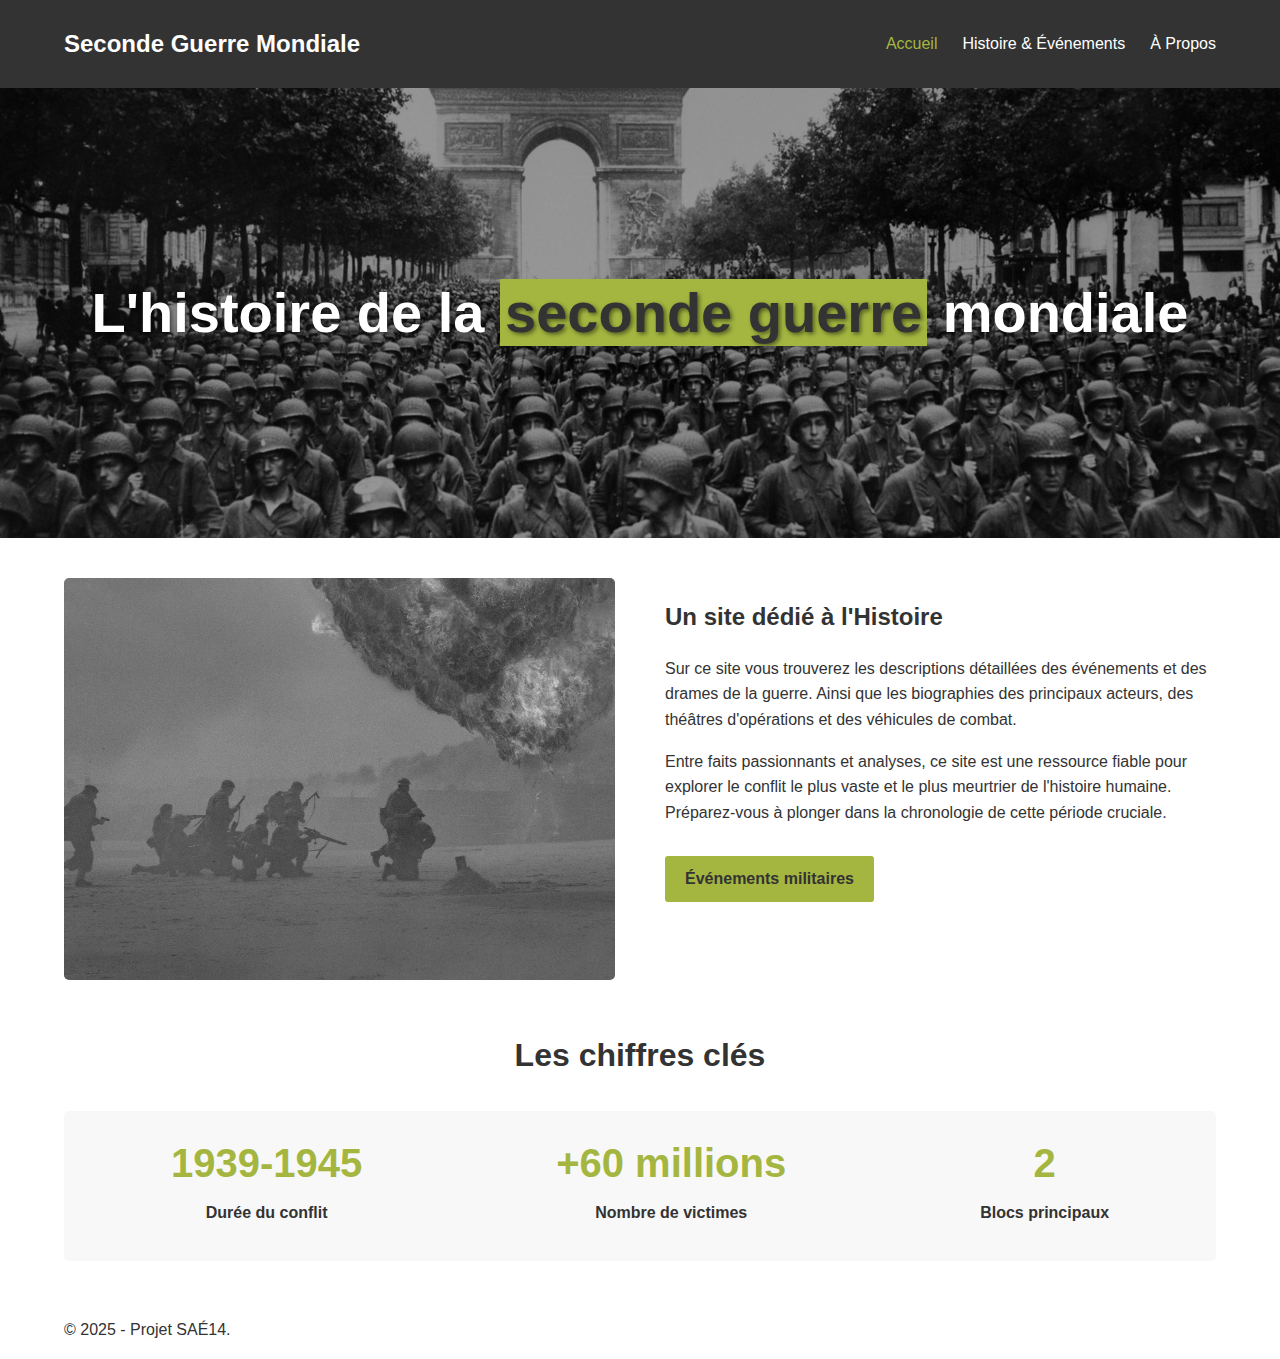
<file: code/index.html>
<!DOCTYPE html>
<html lang="fr">
<head>
    <meta charset="UTF-8">
    <meta name="viewport" content="width=device-width, initial-scale=1.0">
    <title>Accueil - L'Histoire de la Seconde Guerre Mondiale</title>
    <link rel="stylesheet" href="index.css">
    <meta name="description" content="Découvrez l'histoire de la Seconde Guerre Mondiale, les événements militaires, les véhicules et les figures clés du conflit.">
</head>
<body>
    <header class="header">
        <nav class="nav-menu container">
            <a href="index.html" class="logo">Seconde Guerre Mondiale</a>
            
            <ul>
                <li><a href="index.html" class="active">Accueil</a></li>
                <li><a href="histoire.html">Histoire & Événements</a></li>
                <li><a href="a-propos.html">À Propos</a></li>
                </ul>
        </nav>
    </header>

    <section class="hero-header">
        <div class="hero-content">
            <h1 class="animated-title">L'histoire de la <span class="highlight">seconde guerre</span> mondiale</h1>
        </div>
    </section>

    <main class="main-content container">
        
        <div class="main-grid-layout">
            
            <div class="grid-image-card">
                <img src="seconde-guerre-mondiale.jpg" alt="Plage du débarquement en Normandie" class="responsive-img">
            </div>

            <article class="grid-text-content">
                <h2>Un site dédié à l'Histoire</h2>
                <p>Sur ce site vous trouverez les descriptions détaillées des événements et des drames de la guerre. Ainsi que les biographies des principaux acteurs, des théâtres d'opérations et des véhicules de combat.</p>
                <p>Entre faits passionnants et analyses, ce site est une ressource fiable pour explorer le conflit le plus vaste et le plus meurtrier de l'histoire humaine. Préparez-vous à plonger dans la chronologie de cette période cruciale.</p>
                <a href="sujet.html" class="btn-primary">Événements militaires</a>
            </article>

        </div>
        
        <section class="facts-section">
            <h3>Les chiffres clés</h3>
            <div class="facts-flex-row">
                <div class="fact-item"><h4>1939-1945</h4><p>Durée du conflit</p></div>
                <div class="fact-item"><h4>+60 millions</h4><p>Nombre de victimes</p></div>
                <div class="fact-item"><h4>2</h4><p>Blocs principaux</p></div>
            </div>
        </section>

    </main>

    <footer class="footer">
        <div class="container">
            <p>&copy; 2025 - Projet SAÉ14. <a href="#"></a>
        </div>
    </footer>
</body>
</html>
</file>
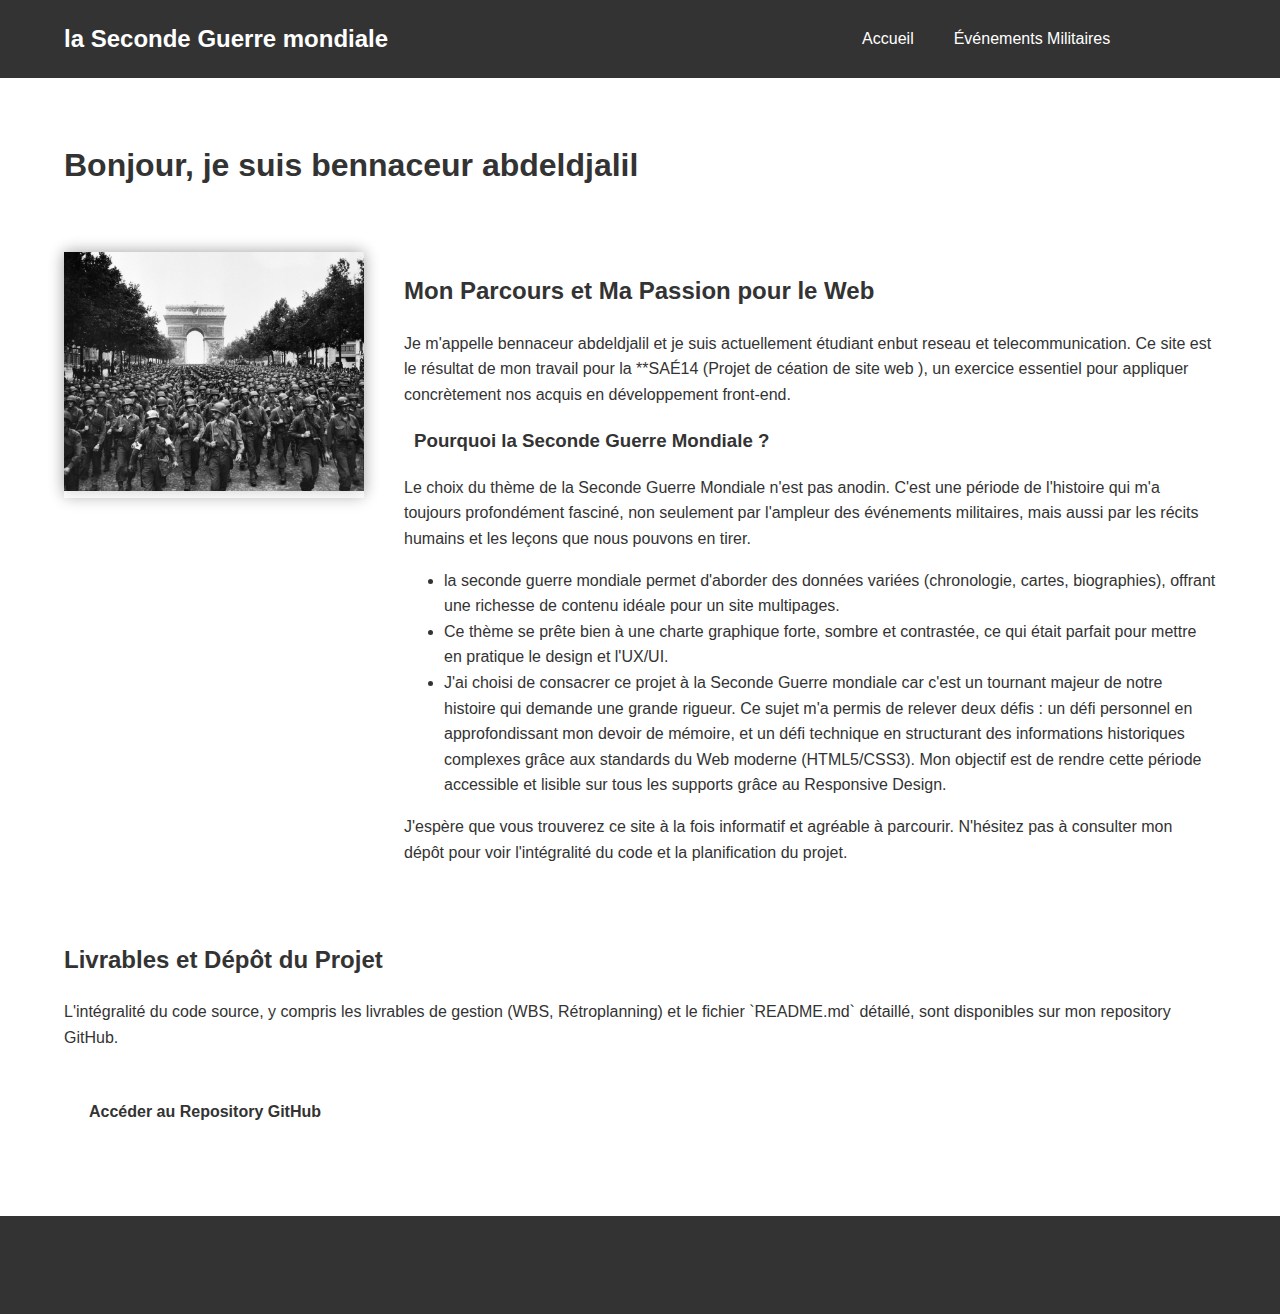
<file: a-propos.html>
<!DOCTYPE html>
<html lang="fr">
<head>
    <meta charset="UTF-8">
    <meta name="viewport" content="width=device-width, initial-scale=1.0">
    <title>À Propos de l'Auteur - Projet SAÉ14</title>
    <link rel="stylesheet" href="a-propos.css">
    <meta name="description" content="Présentation de l'auteur du site, [Votre Prénom et Nom], et des motivations derrière le choix du thème de la Seconde Guerre Mondiale.">
</head>
<body>
    <header class="header">
        <nav class="nav container">
            <a href="index.html" class="nav__logo">la Seconde Guerre mondiale</a>
            <ul class="nav__list">
                <li><a href="index.html" class="nav__link">Accueil</a></li>
                <li><a href="sujet.html" class="nav__link">Événements Militaires</a></li>
        
                <li><a href="a-propos.html" class="nav__link nav__link--active">À Propos</a></li>
            </ul>
        </nav>
    </header>

    <main class="main-content container about">
        
        <h1 class="page-title">Bonjour, je suis bennaceur abdeldjalil</h1>
        
        <section class="about__profile">
            
            <div class="profile__photo">
                <img src="gettyimages-515350396.jpg" alt="Photo de l'auteur du site web" class="profile__photo img-responsive">
            </div>

            <article class="profile__details">
                <h2>Mon Parcours et Ma Passion pour le Web</h2>
                
                <p>Je m'appelle bennaceur abdeldjalil et je suis actuellement étudiant enbut reseau et telecommunication. Ce site est le résultat de mon travail pour la **SAÉ14 (Projet de céation de site web ), un exercice essentiel pour appliquer concrètement nos acquis en développement front-end.</p>
                
                <h3>Pourquoi la Seconde Guerre Mondiale ?</h3>
                <p>Le choix du thème de la Seconde Guerre Mondiale n'est pas anodin. C'est une période de l'histoire qui m'a toujours profondément fasciné, non seulement par l'ampleur des événements militaires, mais aussi par les récits humains et les leçons que nous pouvons en tirer.</p>
                <ul>
                    <li> la seconde guerre mondiale permet d'aborder des données variées (chronologie, cartes, biographies), offrant une richesse de contenu idéale pour un site multipages.</li>
                    <li> Ce thème se prête bien à une charte graphique forte, sombre et contrastée, ce qui était parfait pour mettre en pratique le design et l'UX/UI.</li>
                    <li>J'ai choisi de consacrer ce projet à la Seconde Guerre mondiale car c'est un tournant majeur de notre histoire qui demande une grande rigueur. Ce sujet m'a permis de relever deux défis : un défi personnel en approfondissant mon devoir de mémoire, et un défi technique en structurant des informations historiques complexes grâce aux standards du Web moderne (HTML5/CSS3). Mon objectif est de rendre cette période accessible et lisible sur tous les supports grâce au Responsive Design.</li>
                </ul>

                <p>J'espère que vous trouverez ce site à la fois informatif et agréable à parcourir. N'hésitez pas à consulter mon dépôt pour voir l'intégralité du code et la planification du projet.</p>
            </article>

        </section>
        
        <section class="content-section">
            <h2>Livrables et Dépôt du Projet</h2>
            <p>L'intégralité du code source, y compris les livrables de gestion (WBS, Rétroplanning) et le fichier `README.md` détaillé, sont disponibles sur mon repository GitHub.</p>
            <a href="[INSÉRER LE LIEN VERS VOTRE REPOSITORY GITHUB]" class="btn btn--primary">Accéder au Repository GitHub</a>
        </section>

    </main>

    <footer class="footer">
        <div class="container">
            <p>&copy; 2025 - [bennaceurabdeldjalil]. Projet SAÉ14. <a href="#">Mentions Légales</a></p>
        </div>
    </footer>
</body>
</html>
</file>
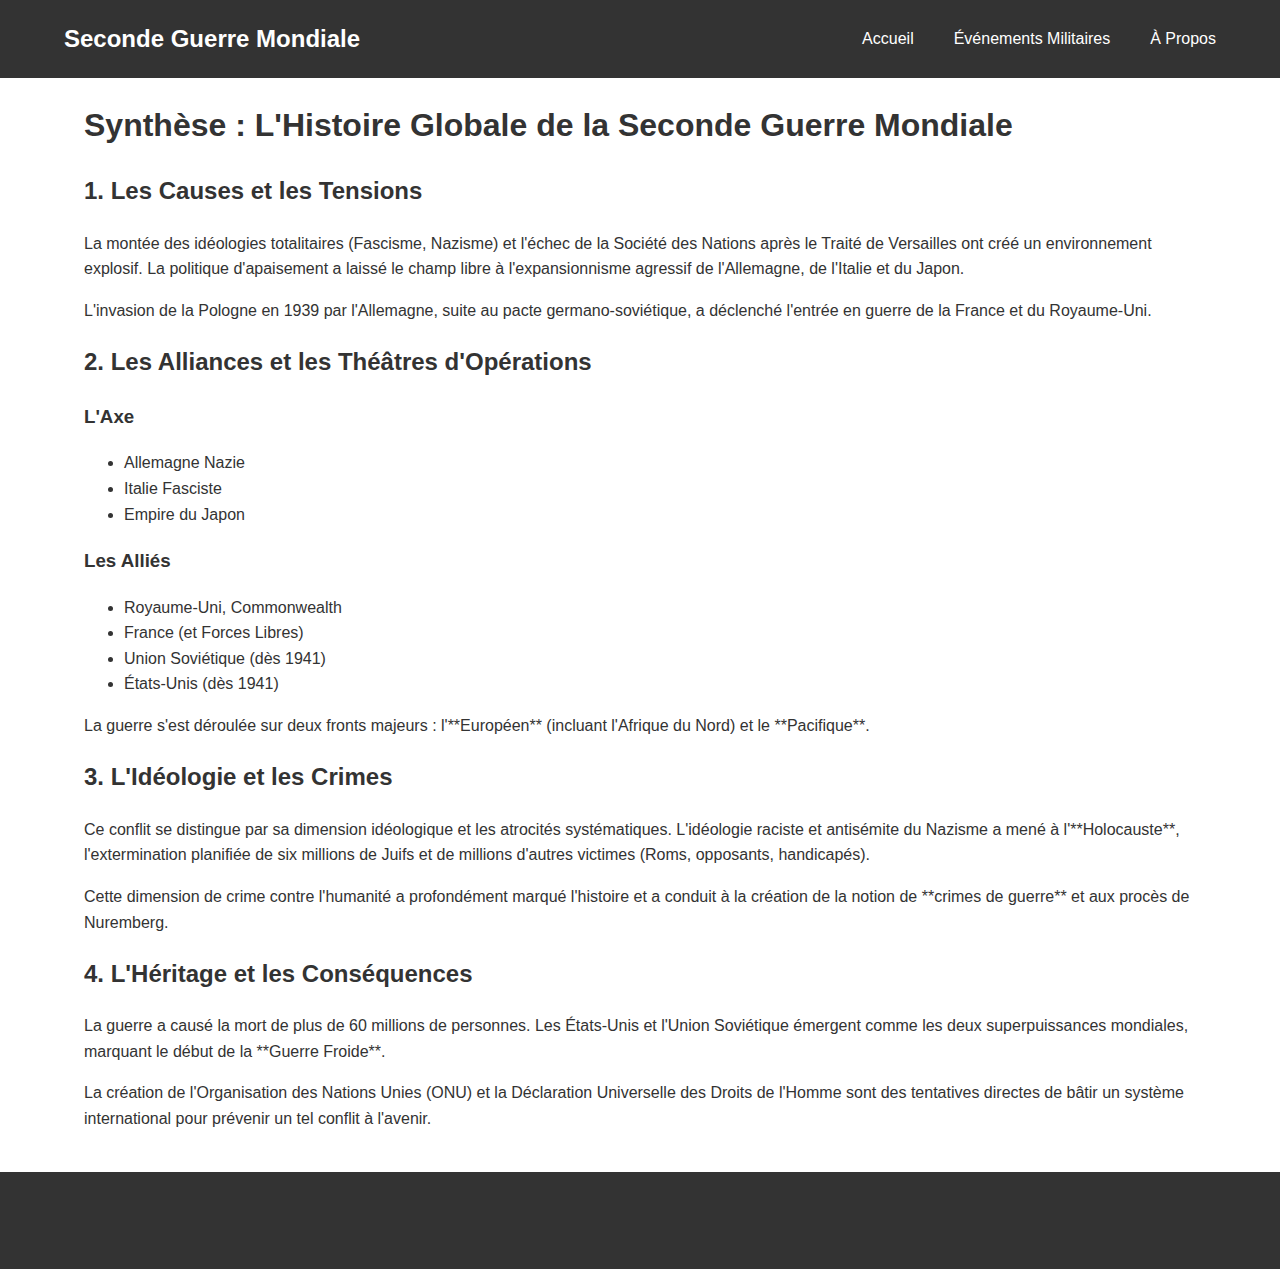
<file: histoire.html>
<!DOCTYPE html>
<html lang="fr">
<head>
    <meta charset="UTF-8">
    <meta name="viewport" content="width=device-width, initial-scale=1.0">
    <title>Synthèse Historique - Seconde Guerre Mondiale</title>
    <link rel="stylesheet" href="histoire.css">
    <meta name="description" content="Analyse structurée des causes, des alliances et de l'impact global de la Seconde Guerre Mondiale.">
</head>
<body>
    <header class="header">
        <nav class="nav container">
            <a href="index.html" class="nav__logo">Seconde Guerre Mondiale</a>
            <ul class="nav__list">
                <li><a href="index.html" class="nav__link">Accueil</a></li>
                <li><a href="histoire.html" class="nav__link">Événements Militaires</a></li>
                <li><a href="a-propos.html" class="nav__link">À Propos</a></li>
            </ul>
        </nav>
    </header>

    <main class="main-content container history-grid-page">
        
        <h1 class="page-title">Synthèse : L'Histoire Globale de la Seconde Guerre Mondiale</h1>
        
        <div class="grid-history-layout">
            
            <article class="grid-block grid-block--causes">
                <h2>1. Les Causes et les Tensions</h2>
                <p>La montée des idéologies totalitaires (Fascisme, Nazisme) et l'échec de la Société des Nations après le Traité de Versailles ont créé un environnement explosif. La politique d'apaisement a laissé le champ libre à l'expansionnisme agressif de l'Allemagne, de l'Italie et du Japon.</p>
                <p>L'invasion de la Pologne en 1939 par l'Allemagne, suite au pacte germano-soviétique, a déclenché l'entrée en guerre de la France et du Royaume-Uni.</p>
            </article>

            <article class="grid-block grid-block--alliances">
                <h2>2. Les Alliances et les Théâtres d'Opérations</h2>
                
                <div class="alliances-flex">
                    <section>
                        <h3>L'Axe</h3>
                        <ul>
                            <li>Allemagne Nazie</li>
                            <li>Italie Fasciste</li>
                            <li>Empire du Japon</li>
                        </ul>
                    </section>
                    <section>
                        <h3>Les Alliés</h3>
                        <ul>
                            <li>Royaume-Uni, Commonwealth</li>
                            <li>France (et Forces Libres)</li>
                            <li>Union Soviétique (dès 1941)</li>
                            <li>États-Unis (dès 1941)</li>
                        </ul>
                    </section>
                </div>
                <p>La guerre s'est déroulée sur deux fronts majeurs : l'**Européen** (incluant l'Afrique du Nord) et le **Pacifique**.</p>
            </article>

            <article class="grid-block grid-block--ideology">
                <h2>3. L'Idéologie et les Crimes</h2>
                <p>Ce conflit se distingue par sa dimension idéologique et les atrocités systématiques. L'idéologie raciste et antisémite du Nazisme a mené à l'**Holocauste**, l'extermination planifiée de six millions de Juifs et de millions d'autres victimes (Roms, opposants, handicapés).</p>
                <p>Cette dimension de crime contre l'humanité a profondément marqué l'histoire et a conduit à la création de la notion de **crimes de guerre** et aux procès de Nuremberg.</p>
            </article>

            <article class="grid-block grid-block--impact">
                <h2>4. L'Héritage et les Conséquences</h2>
                <p>La guerre a causé la mort de plus de 60 millions de personnes. Les États-Unis et l'Union Soviétique émergent comme les deux superpuissances mondiales, marquant le début de la **Guerre Froide**.</p>
                <p>La création de l'Organisation des Nations Unies (ONU) et la Déclaration Universelle des Droits de l'Homme sont des tentatives directes de bâtir un système international pour prévenir un tel conflit à l'avenir.</p>
            </article>
            
        </div>
    </main>

    <footer class="footer">
        <div class="container">
            <p>&copy; 2025 - Projet SAÉ14. </p>
        </div>
    </footer>
</body>
</html>
</file>
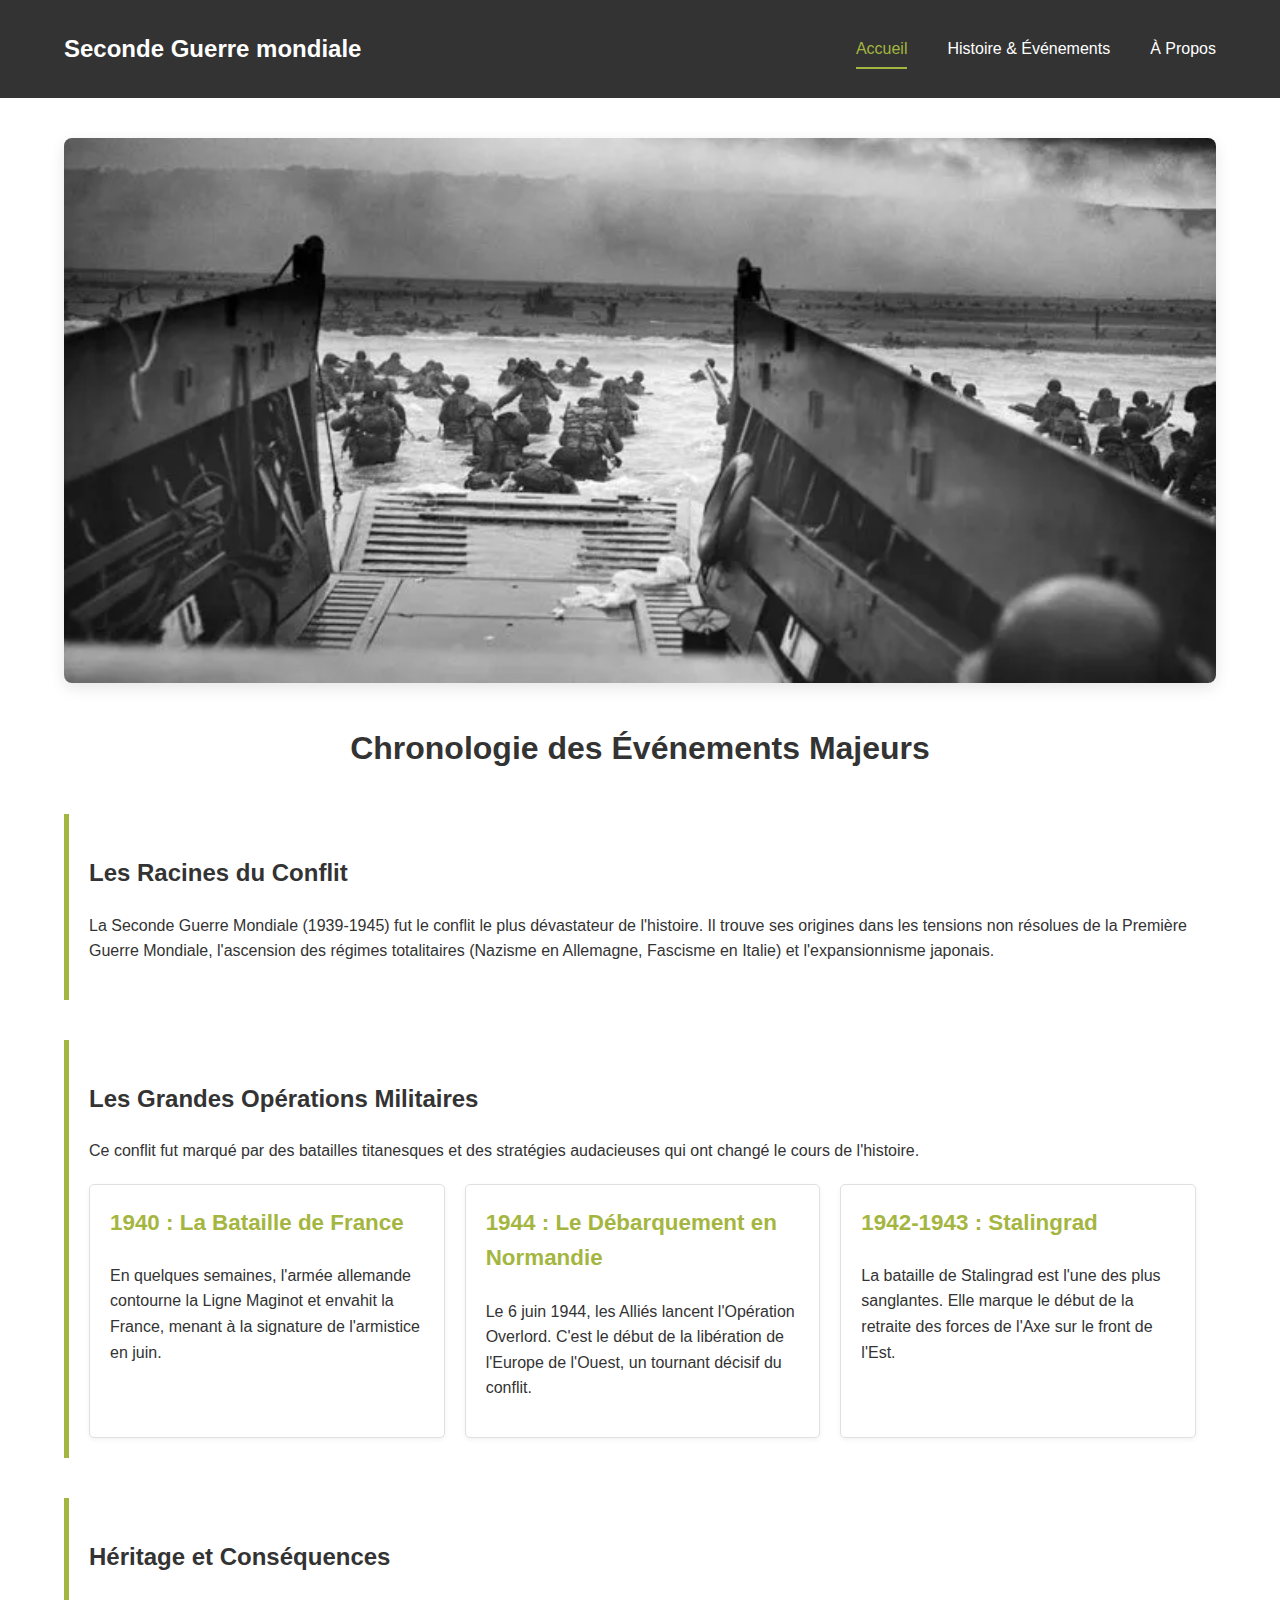
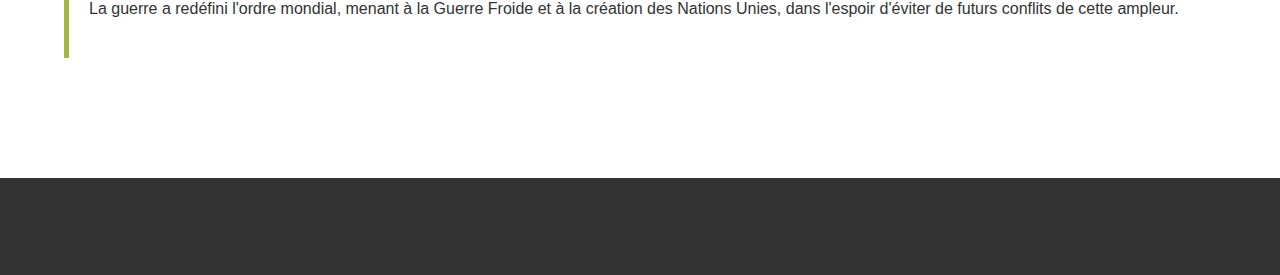
<file: sujet.html>
<!DOCTYPE html>
<html lang="fr">
<head>
    <meta charset="UTF-8">
    <meta name="viewport" content="width=device-width, initial-scale=1.0">
    <title>Histoire & Événements - Seconde Guerre Mondiale</title>
    <link rel="stylesheet" href="sujet.css">
</head>
<body>
    <header class="header">
         <nav class="nav-menu container">
            <a href="index.html" class="logo">Seconde Guerre mondiale</a>
            
            <ul>
                <li><a href="index.html" class="active">Accueil</a></li>
                <li><a href="sujet.htm">Histoire & Événements</a></li>
                <li><a href="a-propos.html">À Propos</a></li>
                </ul>
        </nav>
    </header>

    <main class="main-content container">
         <div class="grid-image-card">
                <img src="jour_j_barge1-e1441700410921.webp" alt="Plage du débarquement en Normandie" class="responsive-img">
            </div>

        
        <h1 class="page-title">Chronologie des Événements Majeurs</h1>
        
        <section class="content-section intro-sujet">
            <h2>Les Racines du Conflit</h2>
            <p>La Seconde Guerre Mondiale (1939-1945) fut le conflit le plus dévastateur de l'histoire. Il trouve ses origines dans les tensions non résolues de la Première Guerre Mondiale, l'ascension des régimes totalitaires (Nazisme en Allemagne, Fascisme en Italie) et l'expansionnisme japonais.</p>
        </section>

        <section class="content-section military-events">
            <h2>Les Grandes Opérations Militaires</h2>
            <p>Ce conflit fut marqué par des batailles titanesques et des stratégies audacieuses qui ont changé le cours de l'histoire.</p>
            
            <div class="events-flex-container">
                
                <article class="event-card">
                    <h3>1940 : La Bataille de France</h3>
                    <p>En quelques semaines, l'armée allemande contourne la Ligne Maginot et envahit la France, menant à la signature de l'armistice en juin.</p>
                </article>

                <article class="event-card highlight-link">
                    <h3>1944 : Le Débarquement en Normandie</h3>
                    <p>Le 6 juin 1944, les Alliés lancent l'Opération Overlord. C'est le début de la libération de l'Europe de l'Ouest, un tournant décisif du conflit.</p>
                    
                </article>

                <article class="event-card">
                    <h3>1942-1943 : Stalingrad</h3>
                    <p>La bataille de Stalingrad est l'une des plus sanglantes. Elle marque le début de la retraite des forces de l'Axe sur le front de l'Est.</p>
                </article>
            </div>
        </section>
        
        <section class="content-section">
            <h2>Héritage et Conséquences</h2>
            <p>La guerre a redéfini l'ordre mondial, menant à la Guerre Froide et à la création des Nations Unies, dans l'espoir d'éviter de futurs conflits de cette ampleur.</p>
        </section>

    </main>

    <footer class="footer">
        <div class="container">
            <p>&copy; 2025 - Projet SAÉ14.</p>
        </div>
    </footer>
</body>
</html>
</file>
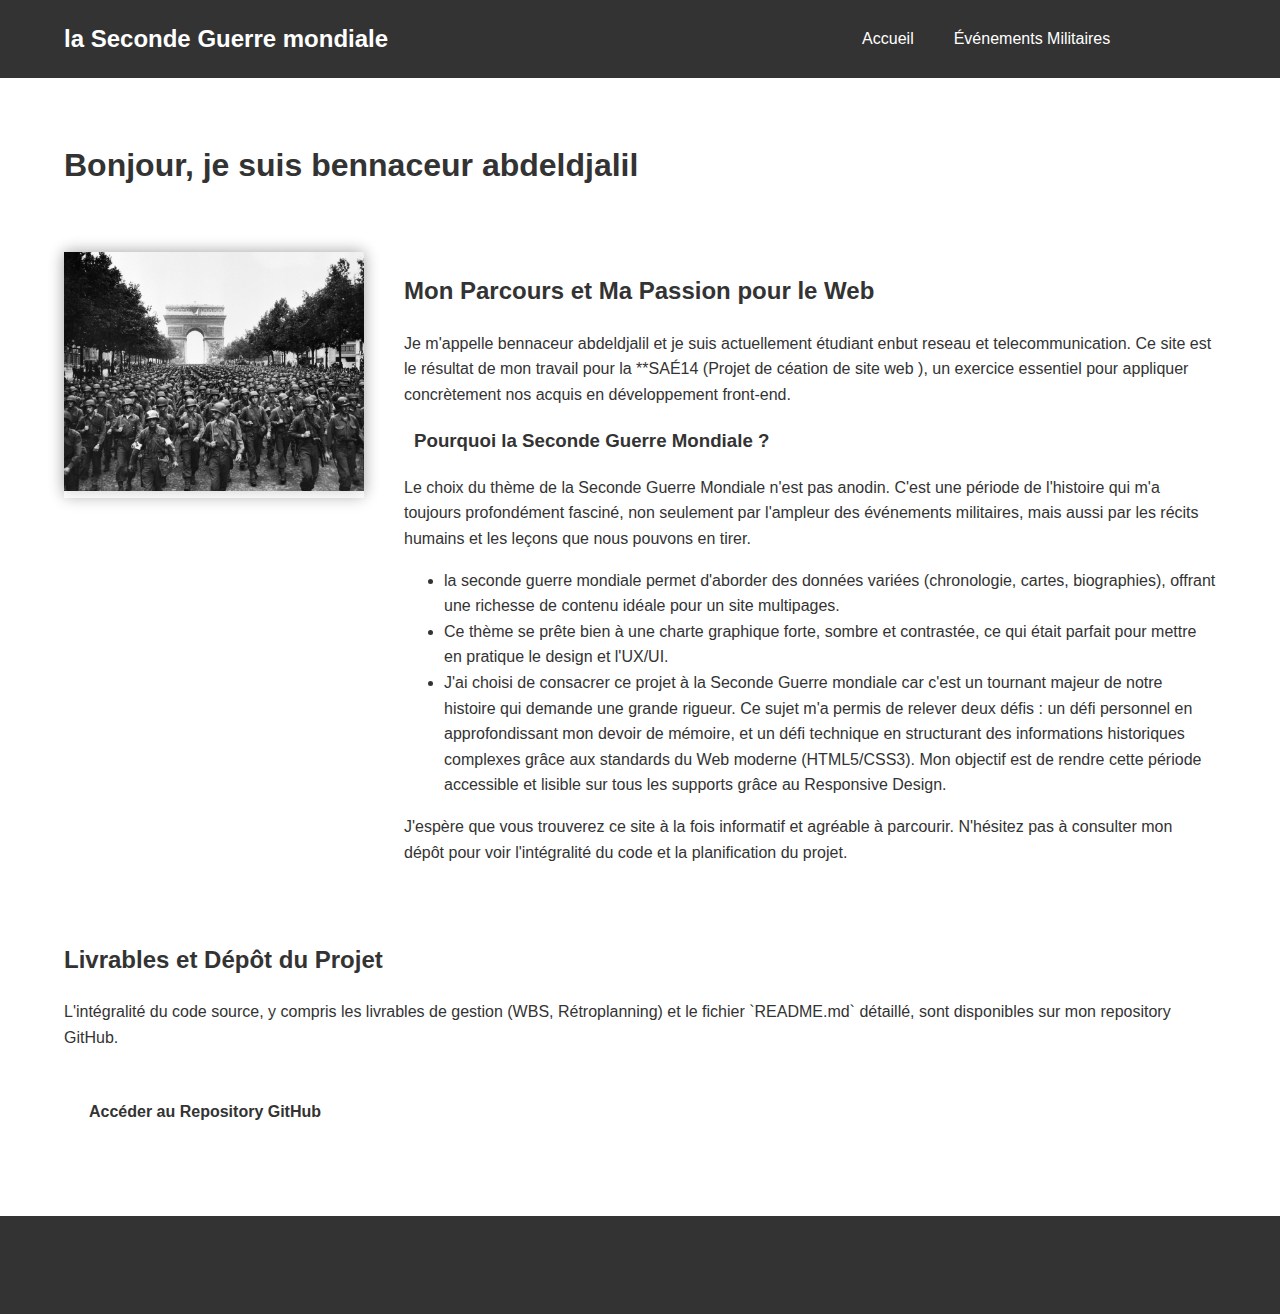
<file: code/a-propos.html>
<!DOCTYPE html>
<html lang="fr">
<head>
    <meta charset="UTF-8">
    <meta name="viewport" content="width=device-width, initial-scale=1.0">
    <title>À Propos de l'Auteur - Projet SAE14</title>
    <link rel="stylesheet" href="a-propos.css">
    <meta name="description" content="Présentation de l'auteur du site, [Votre Prénom et Nom], et des motivations derrière le choix du thème de la Seconde Guerre Mondiale.">
</head>
<body>
    <header class="header">
        <nav class="nav container">
            <a href="index.html" class="nav__logo">la Seconde Guerre mondiale</a>
            <ul class="nav__list">
                <li><a href="index.html" class="nav__link">Accueil</a></li>
                <li><a href="sujet.html" class="nav__link">Événements Militaires</a></li>
        
                <li><a href="a-propos.html" class="nav__link nav__link--active">À Propos</a></li>
            </ul>
        </nav>
    </header>

    <main class="main-content container about">
        
        <h1 class="page-title">Bonjour, je suis bennaceur abdeldjalil</h1>
        
        <section class="about__profile">
            
            <div class="profile__photo">
                <img src="gettyimages-515350396.jpg" alt="Photo de l'auteur du site web" class="profile__photo img-responsive">
            </div>

            <article class="profile__details">
                <h2>Mon Parcours et Ma Passion pour le Web</h2>
                
                <p>Je m'appelle bennaceur abdeldjalil et je suis actuellement étudiant enbut reseau et telecommunication. Ce site est le résultat de mon travail pour la **SAÉ14 (Projet de céation de site web ), un exercice essentiel pour appliquer concrètement nos acquis en développement front-end.</p>
                
                <h3>Pourquoi la Seconde Guerre Mondiale ?</h3>
                <p>Le choix du thème de la Seconde Guerre Mondiale n'est pas anodin. C'est une période de l'histoire qui m'a toujours profondément fasciné, non seulement par l'ampleur des événements militaires, mais aussi par les récits humains et les leçons que nous pouvons en tirer.</p>
                <ul>
                    <li> la seconde guerre mondiale permet d'aborder des données variées (chronologie, cartes, biographies), offrant une richesse de contenu idéale pour un site multipages.</li>
                    <li> Ce thème se prête bien à une charte graphique forte, sombre et contrastée, ce qui était parfait pour mettre en pratique le design et l'UX/UI.</li>
                    <li>J'ai choisi de consacrer ce projet à la Seconde Guerre mondiale car c'est un tournant majeur de notre histoire qui demande une grande rigueur. Ce sujet m'a permis de relever deux défis : un défi personnel en approfondissant mon devoir de mémoire, et un défi technique en structurant des informations historiques complexes grâce aux standards du Web moderne (HTML5/CSS3). Mon objectif est de rendre cette période accessible et lisible sur tous les supports grâce au Responsive Design.</li>
                </ul>

                <p>J'espère que vous trouverez ce site à la fois informatif et agréable à parcourir. N'hésitez pas à consulter mon dépôt pour voir l'intégralité du code et la planification du projet.</p>
            </article>

        </section>
        
        <section class="content-section">
            <h2>Livrables et Dépôt du Projet</h2>
            <p>L'intégralité du code source, y compris les livrables de gestion (WBS, Rétroplanning) et le fichier `README.md` détaillé, sont disponibles sur mon repository GitHub.</p>
            <a href="[INSÉRER LE LIEN VERS VOTRE REPOSITORY GITHUB]" class="btn btn--primary">Accéder au Repository GitHub</a>
        </section>

    </main>

    <footer class="footer">
        <div class="container">
            <p>&copy; 2025 - [bennaceurabdeldjalil]. Projet SAÉ14. <a href="#">Mentions Légales</a></p>
        </div>
    </footer>
</body>
</html>
</file>
<file: code/index.css>
:root {
    --color-dark: #333;
    --color-light: #ffffff;
    --color-accent: #a4b640; 
    --color-background: #f8f8f8;
    --font-primary: 'Arial', sans-serif; 
}

body {
    font-family: var(--font-primary);
    color: var(--color-dark);
    background-color: var(--color-light);
    margin: 0;
    line-height: 1.6;
}

.container {
    width: 90%;
    max-width: 1200px;
    margin: 0 auto;
}

.header {
    background-color: var(--color-dark);
}
.logo {
    color: var(--color-light);
    font-size: 1.5em;
    font-weight: bold;
    text-decoration: none;
}
.nav-menu {
    display: flex; 
    justify-content: space-between;
    align-items: center;
    padding: 15px 0;
}
.nav-menu ul {
    list-style: none;
    padding: 0;
    display: flex; /* FLEXBOX pour les liens */
    gap: 25px;
}
.nav-menu a {
    color: var(--color-light);
    text-decoration: none;
    transition: color 0.3s;
}
.nav-menu a:hover, .nav-menu a.active {
    color: var(--color-accent);
}

.hero-header {
    background-image: url('gettyimages-515350396.jpg'); /* REMPLACER PAR VOTRE IMAGE */
    background-size: cover;
    background-position: center;
    height: 50vh; /* Hauteur visuelle */
    display: flex;
    align-items: center;
    justify-content: center;
    position: relative;
    box-shadow: inset 0 0 0 1000px rgba(0, 0, 0, 0.4); 
}
.hero-content {
    color: var(--color-light);
    text-align: center;
}
.hero-content h1 {
    font-size: 3.5em;
    color: var(--color-light);
    margin: 0;
    text-shadow: 2px 2px 4px rgba(0, 0, 0, 0.5);
}
.highlight {
    background-color: var(--color-accent);
    padding: 2px 5px;
    line-height: 1.2;
    color: var(--color-dark);
}

@keyframes fadeIn {
    from { opacity: 0; transform: translateY(20px); }
    to { opacity: 1; transform: translateY(0); }
}

.animated-title {
    animation: fadeIn 1.5s ease-out; /* Application de l'animation */
}

.main-content {
    padding: 40px 0;
}

.main-grid-layout {
    display: grid;
    grid-template-columns: 1fr 1fr; /* Deux colonnes égales */
    gap: 50px;
    align-items: start;
    margin-bottom: 50px;
}

.grid-image-card img {
    width: 100%;
    height: auto;
    display: block;
    border-radius: 5px;
}

.btn-primary {
    display: inline-block;
    background-color: var(--color-accent);
    color: var(--color-dark);
    padding: 10px 20px;
    text-decoration: none;
    font-weight: bold;
    border-radius: 3px;
    margin-top: 15px;
    transition: background-color 0.3s;
}
.btn-primary:hover {
    background-color: darken(var(--color-accent), 10%);
}

.facts-section h3 {
    text-align: center;
    margin-bottom: 30px;
    font-size: 2em;
}
.facts-flex-row {
    display: flex; /* FLEXBOX pour aligner les chiffres */
    justify-content: space-around;
    gap: 20px;
    text-align: center;
    padding: 20px;
    background-color: var(--color-background);
    border-radius: 5px;
}
.fact-item h4 {
    color: var(--color-accent);
    font-size: 2.5em;
    margin: 0;
}
.fact-item p {
    margin-top: 5px;
    font-weight: bold;
}

@media (max-width: 992px) {
    .main-grid-layout {
        grid-template-columns: 1fr;
    }
}

@media (max-width: 576px) {
    .nav-menu {
        flex-direction: column;
        gap: 10px;
    }
    .nav-menu ul {
        justify-content: center;
    }
    .facts-flex-row {
        flex-direction: column;
    }
    .hero-content h1 {
        font-size: 2.5em;
    }
    
    
}
</file>
<file: a-propos.css>
/* --- 1. CONFIGURATION GLOBALE ET VARIABLES (Charte Graphique) --- */

:root {
    /* Couleurs Thème Militaire */
    --color-dark: #333;
    --color-light: #ffffff;
    --color-accent: #a4b640; /* Vert olive de l'exemple */
    --color-background: #f8f8f8;
    --font-primary: 'Arial', sans-serif; /* Utilisez une police de votre choix */
    
    /* Typographie */
    --font-primary: 'Arial', sans-serif;
    --font-heading: 'Helvetica Neue', sans-serif;
    
    /* Espacements et Transitions */
    --spacing-sm: 10px;
    --spacing-md: 20px;
    --spacing-lg: 40px;
    --transition-speed: 0.3s;
}

/* Base et Reset pour l'accessibilité */
*, *::before, *::after {
    box-sizing: border-box;
}

body {
    font-family: var(--font-primary);
    color: var(--color-dark);
    background-color: var(--color-light);
    margin: 0;
    line-height: 1.6;
    overflow-x: hidden;
}

/* Conteneur Central */
.container {
    width: 90%;
    max-width: 1200px;
    margin: 0 auto;
    padding: 0 var(--spacing-md);
}

/* Sémantique et Accessibilité (WCAG) */
h1, h2, h3, h4 {
    font-family: var(--font-heading);
    color: var(--color-dark);
}

a {
    transition: color var(--transition-speed);
}

/* --- 2. BLOC : HEADER ET NAVIGATION (FLEXBOX) --- */

.header {
    background-color: var(--color-dark);
}

.nav {
    display: flex; /* FLEXBOX pour alignement */
    justify-content: space-between;
    align-items: center;
    padding: var(--spacing-md) 0;
}

.nav__logo {
    color: var(--color-light);
    font-size: 1.5em;
    font-weight: 700;
    text-decoration: none;
}

.nav__list {
    list-style: none;
    padding: 0;
    margin: 0;
    display: flex; /* FLEXBOX pour liens horizontaux */
    gap: var(--spacing-lg);
}

.nav__link {
    color: var(--color-light);
    text-decoration: none;
    padding: var(--spacing-sm) 0;
    transition: color var(--transition-speed), border-bottom var(--transition-speed);
}

.nav__link:hover, .nav__link--active {
    color: var(--color-accent-primary);
    border-bottom: 2px solid var(--color-accent-primary);
}

/* --- 3. BLOC : HERO SECTION (ANIMATION CSS - index.html) --- */

.hero {
    background-image: url('../images/soldats_header.jpg'); 
    background-size: cover;
    background-position: center 40%;
    height: 55vh; 
    display: flex;
    align-items: center;
    justify-content: center;
    /* Ombre pour garantir le contraste du texte (WCAG) */
    box-shadow: inset 0 0 0 1000px rgba(0, 0, 0, 0.55); 
}

.hero__title {
    font-size: 4em;
    color: var(--color-light);
    text-shadow: 3px 3px 5px rgba(0, 0, 0, 0.7);
    /* Application de l'animation CSS requise */
    animation: slideInFromTop 1.2s cubic-bezier(0.175, 0.885, 0.32, 1.275); 
}

.hero__highlight {
    background-color: var(--color-accent-primary);
    padding: 2px 8px;
    color: var(--color-dark);
    font-weight: 900;
}

@keyframes slideInFromTop {
    0% { opacity: 0; transform: translateY(-50px); }
    100% { opacity: 1; transform: translateY(0); }
}

/* --- 4. BLOC : BOUTONS D'APPEL À L'ACTION (CTA) --- */

.btn {
    display: inline-block;
    padding: 12px 25px;
    text-decoration: none;
    font-weight: 700;
    border-radius: 5px;
    transition: transform var(--transition-speed), background-color var(--transition-speed);
}

/* Bouton Primaire (Accueil) */
.btn--primary {
    background-color: var(--color-accent-primary);
    color: var(--color-dark);
    margin-top: var(--spacing-md);
}

.btn--primary:hover {
    background-color: #7d8c34;
    transform: translateY(-2px);
}

/* Bouton Secondaire (Cartes Sujet/Détails) */
.btn--secondary {
    background-color: var(--color-dark);
    color: var(--color-light);
    padding: 8px 15px;
    margin-top: var(--spacing-sm);
}

.btn--secondary:hover {
    background-color: var(--color-accent-primary);
    color: var(--color-dark);
}

/* --- 5. BLOC : MAIN GRID (CSS GRID - index.html) --- */

.main-grid {
    padding: var(--spacing-lg) 0;
}

.grid-layout {
    display: grid; /* UTILISATION DE CSS GRID */
    grid-template-columns: 1.2fr 1fr; 
    gap: var(--spacing-lg);
    align-items: start;
    margin-bottom: var(--spacing-lg);
}

.grid-layout__image img {
    width: 100%;
    border-radius: 8px;
    box-shadow: 0 5px 15px rgba(0, 0, 0, 0.1);
}

/* --- 6. BLOC : FACTS FLEX (FLEXBOX - index.html) --- */

.facts {
    padding: var(--spacing-lg) 0;
    background-color: var(--color-background-soft);
}

.facts__list {
    display: flex; /* UTILISATION DE FLEXBOX */
    justify-content: space-around;
    gap: var(--spacing-md);
    text-align: center;
}

.facts__item {
    flex: 1;
    padding: var(--spacing-md);
    background-color: var(--color-light);
    border-radius: 5px;
    box-shadow: 0 2px 10px rgba(0, 0, 0, 0.05);
}

.facts__item h4 {
    color: var(--color-accent-primary);
    font-size: 2.5em;
    margin: 0 0 var(--spacing-sm);
}

/* --- 7. BLOC : ÉVÉNEMENTS MILITAIRES (FLEXBOX - sujet.html) --- */

.events {
    padding: var(--spacing-lg) 0;
}

.events__list {
    display: flex; /* UTILISATION DE FLEXBOX */
    gap: var(--spacing-md);
    margin-top: var(--spacing-md);
}

.event-card {
    flex: 1; 
    background-color: var(--color-light);
    border: 1px solid #e0e0e0;
    padding: var(--spacing-md);
    box-shadow: 0 2px 5px rgba(0, 0, 0, 0.05);
    transition: transform var(--transition-speed), box-shadow var(--transition-speed);
    overflow: hidden;
}

/* Carte Vedette (Couleur demandée) */
.event-card--featured {
    background-color: var(--color-accent-highlight); 
    border-color: var(--color-accent-highlight);
    transform: scale(1.05); 
    z-index: 10;
    padding: 0;
}

.event-card--featured .event-card__title,
.event-card--featured p {
    color: var(--color-dark); 
    padding: 0 var(--spacing-md);
}

.event-card__image-wrapper {
    max-height: 150px; 
    overflow: hidden;
}

/* --- 8. BLOC : À PROPOS (FLEXBOX - a-propos.html) --- */

.about {
    padding: var(--spacing-lg) 0;
}

.about__profile {
    display: flex; /* UTILISATION DE FLEXBOX */
    gap: var(--spacing-lg);
    align-items: flex-start; 
    padding: var(--spacing-lg) 0;
}

.profile__photo {
    flex-shrink: 0; 
    width: 300px; 
    border: 3px solid var(--color-accent-primary);
    box-shadow: 0 0 15px rgba(0, 0, 0, 0.2);
}

.profile__details h3 {
    border-left: 4px solid var(--color-accent-primary);
    padding-left: 10px;
}

/* --- 9. BLOC : HISTOIRE GÉNÉRALE (CSS GRID - histoire-generale.html) --- */

.grid-history-layout {
    display: grid; /* UTILISATION DE CSS GRID */
    grid-template-columns: 1fr 1fr;
    gap: var(--spacing-lg);
    margin-bottom: var(--spacing-lg);
}

.alliances-flex {
    display: flex; /* UTILISATION DE FLEXBOX */
    gap: var(--spacing-md);
    margin-bottom: var(--spacing-md);
}

/* --- 10. FOOTER --- */

.footer {
    background-color: var(--color-dark);
    color: var(--color-background-soft);
    text-align: center;
    padding: var(--spacing-md) 0;
    margin-top: var(--spacing-lg);
}

.footer a {
    color: var(--color-accent-primary);
    text-decoration: none;
}

/* --- 11. RESPONSIVE DESIGN (Critère R1.14) --- */

/* TABLETTE (992px et moins) */
@media (max-width: 992px) {
    /* Grilles et Flexbox majeurs passent en colonne */
    .grid-layout,
    .about__profile,
    .grid-history-layout {
        grid-template-columns: 1fr;
        flex-direction: column;
    }
    .profile__photo {
        width: 100%;
        max-width: 400px;
        margin: 0 auto var(--spacing-md) auto;
    }
}

/* MOBILE (768px et moins) */
@media (max-width: 768px) {
    
    .nav {
        flex-direction: column;
        gap: var(--spacing-sm);
    }
    .nav__list {
        justify-content: center;
        gap: var(--spacing-md);
    }
    
    /* Flexbox d'alignement (cartes, faits, alliances) passent en colonne */
    .facts__list,
    .events__list,
    .alliances-flex {
        flex-direction: column;
    }
    
    .hero__title {
        font-size: 2.2em;
    }
}
</file>
<file: histoire.css>
:root {
        --color-dark: #333;
    --color-light: #ffffff;
    --color-accent: #a4b640; 
    --color-background: #f8f8f8;
    --font-primary: 'Arial', sans-serif; 
    
    --font-primary: 'Arial', sans-serif;
    --font-heading: 'Helvetica Neue', sans-serif;
    
    
    --spacing-sm: 10px;
    --spacing-md: 20px;
    --spacing-lg: 40px;
    
    
    --transition-speed: 0.3s;
}

*, *::before, *::after {
    box-sizing: border-box;
}

body {
    font-family: var(--font-primary);
    color: var(--color-dark);
    background-color: var(--color-light);
    margin: 0;
    line-height: 1.6;
    overflow-x: hidden;
}


.container {
    width: 90%;
    max-width: 1200px;
    margin: 0 auto;
    padding: 0 var(--spacing-md);
}

h1, h2, h3, h4 {
    font-family: var(--font-heading);
    color: var(--color-dark);
}

a {
    transition: color var(--transition-speed);
}


.header {
    background-color: var(--color-dark);
}

.nav {
    display: flex; /* FLEXBOX */
    justify-content: space-between;
    align-items: center;
    padding: var(--spacing-md) 0;
}

.nav__logo {
    color: var(--color-light);
    font-size: 1.5em;
    font-weight: 700;
    text-decoration: none;
}

.nav__list {
    list-style: none;
    padding: 0;
    margin: 0;
    display: flex; /* FLEXBOX */
    gap: var(--spacing-lg);
}

.nav__link {
    color: var(--color-light);
    text-decoration: none;
    padding: var(--spacing-sm) 0;
    transition: color var(--transition-speed), border-bottom var(--transition-speed);
}

.nav__link:hover, .nav__link--active {
    color: var(--color-accent-primary);
    border-bottom: 2px solid var(--color-accent-primary);
}

.hero {
   
    background-image: url('../images/soldats_header.jpg'); 
    background-size: cover;
    background-position: center 40%;
    height: 55vh; 
    display: flex;
    align-items: center;
    justify-content: center;
    box-shadow: inset 0 0 0 1000px rgba(0, 0, 0, 0.55); 
}

.hero__title {
    font-size: 4em;
    color: var(--color-light);
    margin: 0;
    text-shadow: 3px 3px 5px rgba(0, 0, 0, 0.7);
    animation: slideInFromTop 1.2s cubic-bezier(0.175, 0.885, 0.32, 1.275); 
}

.hero__highlight {
    background-color: var(--color-accent-primary);
    padding: 2px 8px;
    line-height: 1.2;
    color: var(--color-dark);
    font-weight: 900;
}

@keyframes slideInFromTop {
    0% { opacity: 0; transform: translateY(-50px); }
    100% { opacity: 1; transform: translateY(0); }
}


.btn {
    display: inline-block;
    padding: 12px 25px;
    text-decoration: none;
    font-weight: 700;
    border-radius: 5px;
    transition: transform var(--transition-speed), background-color var(--transition-speed);
}

.btn--primary {
    background-color: var(--color-accent-primary);
    color: var(--color-dark);
    margin-top: var(--spacing-md);
}

.btn--primary:hover {
    background-color: #7d8c34;
    transform: translateY(-2px);
}


.btn--secondary {
    background-color: var(--color-dark);
    color: var(--color-light);
    padding: 8px 15px;
    margin-top: var(--spacing-sm);
}

.btn--secondary:hover {
    background-color: var(--color-accent-primary);
    color: var(--color-dark);
}



.main-grid {
    padding: var(--spacing-lg) 0;
}

.grid-layout {
    
    display: grid;
    grid-template-columns: 1.2fr 1fr; 
    gap: var(--spacing-lg);
    align-items: start;
    margin-bottom: var(--spacing-lg);
}

.grid-layout__image img {
    width: 100%;
    height: auto;
    display: block;
    border-radius: 8px;
    box-shadow: 0 5px 15px rgba(0, 0, 0, 0.1);
}



.facts {
    padding: var(--spacing-lg) 0;
    background-color: var(--color-background-soft);
}

.facts__list {
    display: flex; /* FLEXBOX */
    justify-content: space-around;
    gap: var(--spacing-md);
    text-align: center;
}

.facts__item {
    flex: 1;
    padding: var(--spacing-md);
    background-color: var(--color-light);
    border-radius: 5px;
    box-shadow: 0 2px 10px rgba(0, 0, 0, 0.05);
}

.facts__item h4 {
    color: var(--color-accent-primary);
    font-size: 2.5em;
    margin: 0 0 var(--spacing-sm);
}



.events {
    padding: var(--spacing-lg) 0;
}

.events__list {
    display: flex; /* FLEXBOX */
    gap: var(--spacing-md);
    margin-top: var(--spacing-md);
}

.event-card {
    flex: 1; 
    background-color: var(--color-light);
    border: 1px solid #e0e0e0;
    padding: var(--spacing-md);
    border-radius: 5px;
    box-shadow: 0 2px 5px rgba(0, 0, 0, 0.05);
    transition: transform var(--transition-speed), box-shadow var(--transition-speed);
    overflow: hidden;
}

.event-card:hover:not(.event-card--featured) {
    transform: translateY(-5px); 
    box-shadow: 0 8px 15px rgba(0, 0, 0, 0.1); 
}

.event-card__title {
    color: var(--color-accent-primary);
    margin-top: 0;
    font-size: 1.4em;
    padding: 0 var(--spacing-md); /* Aligne avec le texte pour la carte vedette */
}


.event-card--featured {
    background-color: var(--color-accent-highlight); /* Orange Vif */
    border-color: var(--color-accent-highlight);
    transform: scale(1.05); 
    z-index: 10;
    padding: 0;
}

.event-card--featured .event-card__title,
.event-card--featured p {
    color: var(--color-dark); /* Texte foncé sur l'orange */
    padding: 0 var(--spacing-md);
}

.event-card--featured .event-card__title {
    padding-top: var(--spacing-md);
}

.event-card--featured .btn--secondary {
    background-color: var(--color-dark); 
    color: var(--color-accent-highlight); 
    display: block;
    text-align: center;
    border-radius: 0;
    margin-top: var(--spacing-sm);
}

.event-card--featured .btn--secondary:hover {
    background-color: #000000;
    color: var(--color-light);
}

.event-card__image-wrapper {
    max-height: 150px; 
    overflow: hidden;
}


.about {
    padding: var(--spacing-lg) 0;
}

.about__profile {
    display: flex; /* FLEXBOX */
    gap: var(--spacing-lg);
    align-items: flex-start; 
}

.profile__photo {
    flex-shrink: 0; 
    width: 300px; 
    border: 3px solid var(--color-accent-primary);
    border-radius: 5px;
    overflow: hidden;
    box-shadow: 0 5px 15px rgba(0, 0, 0, 0.1);
}

.profile__photo img {
    width: 100%;
    height: auto;
    display: block;
}

.profile__details {
    flex-grow: 1; 
}

.profile__details h3 {
    border-left: 4px solid var(--color-accent-primary);
    padding-left: 10px;
}

/* --- 9. FOOTER --- */

.footer {
    background-color: var(--color-dark);
    color: var(--color-background-soft);
    text-align: center;
    padding: var(--spacing-md) 0;
    margin-top: var(--spacing-lg);
}

.footer a {
    color: var(--color-accent-primary);
    text-decoration: none;
}



@media (max-width: 992px) {
    
    .hero__title {
        font-size: 3em;
    }
    
    
    .grid-layout {
        grid-template-columns: 1fr;
    }
    
    
    .about__profile {
        flex-direction: column;
    }
    .profile__photo {
        width: 100%;
        max-width: 400px;
        margin: 0 auto var(--spacing-md) auto;
    }
}


@media (max-width: 768px) {
    
    .nav {
        flex-direction: column;
        gap: var(--spacing-sm);
    }
    .nav__list {
        justify-content: center;
        gap: var(--spacing-md);
    }
    
    
    .facts__list,
    .events__list {
        flex-direction: column;
    }

    .hero__title {
        font-size: 2.2em;
    }
}
</file>
<file: sujet.css>
:root {
       --color-dark: #333;
    --color-light: #ffffff;
    --color-accent: #a4b640; 
    --color-background: #f8f8f8;
    --font-primary: 'Arial', sans-serif; 
    
    --font-primary: 'Arial', sans-serif;
    --font-heading: 'Helvetica Neue', sans-serif;
    
    --spacing-sm: 10px;
    --spacing-md: 20px;
    --spacing-lg: 40px;
}

*, *::before, *::after {
    box-sizing: border-box;
}

body {
    font-family: var(--font-primary);
    color: var(--color-dark);
    background-color: var(--color-light);
    margin: 0;
    line-height: 1.6;
    overflow-x: hidden; 
}

h1, h2, h3, h4 {
    font-family: var(--font-heading);
    color: var(--color-dark);
}

.container {
    width: 90%;
    max-width: 1200px;
    margin: 0 auto;
    padding: 0 var(--spacing-md);
}

.header {
    background-color: var(--color-dark);
}

.nav-menu {
    display: flex; /* FLEXBOX pour aligner logo et menu */
    justify-content: space-between;
    align-items: center;
    padding: var(--spacing-md) 0;
}

.logo {
    color: var(--color-light);
    font-size: 1.5em;
    font-weight: 700;
    text-decoration: none;
}

.nav-menu ul {
    list-style: none;
    padding: 0;
    margin: 0;
    display: flex; /* FLEXBOX pour les liens */
    gap: var(--spacing-lg);
}

.nav-menu a {
    color: var(--color-light);
    text-decoration: none;
    padding: var(--spacing-sm) 0;
    transition: color 0.3s, border-bottom 0.3s;
}

.nav-menu a:hover, .nav-menu a.active {
    color: var(--color-accent);
    border-bottom: 2px solid var(--color-accent);
}

.hero-header {
    background-image: url('seconde-guerre-mondiale.jpg'); 
    background-size: cover;
    background-position: center 40%;
    height: 55vh; 
    display: flex;
    align-items: center;
    justify-content: center;
    position: relative;
    box-shadow: inset 0 0 0 1000px rgba(0, 0, 0, 0.5); 
}

.hero-content {
    text-align: center;
    color: var(--color-light);
}

.hero-content h1 {
    font-size: 4em;
    color: var(--color-light);
    margin: 0;
    text-shadow: 3px 3px 5px rgba(0, 0, 0, 0.7);
    /* Application de l'animation CSS */
    animation: slideInFromTop 1.2s cubic-bezier(0.175, 0.885, 0.32, 1.275); 
}

.highlight {
    background-color: var(--color-accent);
    padding: 2px 8px;
    line-height: 1.2;
    color: var(--color-dark);
    font-weight: 900;
}

@keyframes slideInFromTop {
    0% { opacity: 0; transform: translateY(-50px); }
    100% { opacity: 1; transform: translateY(0); }
}

.main-content {
    padding: var(--spacing-lg) 0;
}

.main-grid-layout {
    display: grid;
    grid-template-columns: 1.2fr 1fr; /* Image un peu plus large que le texte */
    gap: var(--spacing-lg);
    align-items: start;
    margin-bottom: var(--spacing-lg);
}

.grid-image-card img {
    width: 100%;
    height: auto;
    display: block;
    border-radius: 8px;
    box-shadow: 0 5px 15px rgba(0, 0, 0, 0.1);
}

.grid-text-content h2 {
    color: var(--color-accent);
    font-size: 2em;
    margin-top: 0;
}

.btn-primary {
    display: inline-block;
    background-color: var(--color-accent);
    color: var(--color-dark);
    padding: 12px 25px;
    text-decoration: none;
    font-weight: 700;
    border-radius: 5px;
    margin-top: var(--spacing-md);
    transition: transform 0.3s, background-color 0.3s;
}

.btn-primary:hover {
    background-color: #7d8c34; 
    transform: translateY(-2px); 
}

.facts-section {
    padding: var(--spacing-lg) 0;
    background-color: var(--color-secondary-bg);
}

.facts-section h3 {
    text-align: center;
    color: var(--color-dark);
    margin-bottom: var(--spacing-lg);
}

.facts-flex-row {
    display: flex; /* FLEXBOX pour aligner les faits */
    justify-content: space-around;
    gap: var(--spacing-md);
    text-align: center;
}

.fact-item {
    flex: 1;
    padding: var(--spacing-md);
    background-color: var(--color-light);
    border-radius: 5px;
    box-shadow: 0 2px 10px rgba(0, 0, 0, 0.05);
}

.fact-item h4 {
    color: var(--color-accent);
    font-size: 2.5em;
    margin: 0 0 var(--spacing-sm);
}

.page-title {
    text-align: center;
    margin: var(--spacing-lg) 0;
    color: var(--color-dark);
}

.content-section {
    margin-bottom: var(--spacing-lg);
    padding: var(--spacing-md);
    border-left: 5px solid var(--color-accent);
    background-color: var(--color-secondary-bg);
    border-radius: 0 8px 8px 0;
}

.events-flex-container {
    display: flex; 
    gap: var(--spacing-md);
    margin-top: var(--spacing-md);
}

.event-card {
    flex: 1; 
    background-color: var(--color-light);
    border: 1px solid #e0e0e0;
    padding: var(--spacing-md);
    border-radius: 5px;
    box-shadow: 0 2px 5px rgba(0, 0, 0, 0.05);
}

.event-card h3 {
    color: var(--color-accent);
    margin-top: 0;
    font-size: 1.4em;
}

.btn-secondary {
    display: inline-block;
    background-color: var(--color-dark);
    color: var(--color-light);
    padding: 8px 15px;
    text-decoration: none;
    font-weight: 700;
    border-radius: 3px;
    margin-top: var(--spacing-sm);
    transition: background-color 0.3s;
}

.btn-secondary:hover {
    background-color: var(--color-accent);
    color: var(--color-dark);
}

.footer {
    background-color: var(--color-dark);
    color: var(--color-secondary-bg);
    text-align: center;
    padding: var(--spacing-md) 0;
    margin-top: var(--spacing-lg);
}

.footer a {
    color: var(--color-accent);
    text-decoration: none;
}

@media (max-width: 992px) {
    .main-grid-layout {
        grid-template-columns: 1fr;
    }
    .hero-content h1 {
        font-size: 3em;
    }
}

@media (max-width: 768px) {
    .nav-menu {
        flex-direction: column;
        gap: var(--spacing-sm);
    }
    .nav-menu ul {
        justify-content: center;
        gap: var(--spacing-md);
    }
    .facts-flex-row,
    .events-flex-container {
        flex-direction: column;
    }
    .hero-content h1 {
        font-size: 2.2em;
    }
}
</file>
<file: code/a-propos.css>
:root {
    
    --color-dark: #333;
    --color-light: #ffffff;
    --color-accent: #a4b640; 
    --font-primary: 'Arial', sans-serif; 
    
    --font-primary: 'Arial', sans-serif;
    --font-heading: 'Helvetica Neue', sans-serif;
    
    --spacing-sm: 10px;
    --spacing-md: 20px;
    --spacing-lg: 40px;
    --transition-speed: 0.3s;
}

*, *::before, *::after {
    box-sizing: border-box;
}

body {
    font-family: var(--font-primary);
    color: var(--color-dark);
    background-color: var(--color-light);
    margin: 0;
    line-height: 1.6;
    overflow-x: hidden;
}

.container {
    width: 90%;
    max-width: 1200px;
    margin: 0 auto;
    padding: 0 var(--spacing-md);
}

h1, h2, h3, h4 {
    font-family: var(--font-heading);
    color: var(--color-dark);
}

a {
    transition: color var(--transition-speed);
}


.header {
    background-color: var(--color-dark);
}

.nav {
    display: flex; /* FLEXBOX pour alignement */
    justify-content: space-between;
    align-items: center;
    padding: var(--spacing-md) 0;
}

.nav__logo {
    color: var(--color-light);
    font-size: 1.5em;
    font-weight: 700;
    text-decoration: none;
}

.nav__list {
    list-style: none;
    padding: 0;
    margin: 0;
    display: flex; /* FLEXBOX pour liens horizontaux */
    gap: var(--spacing-lg);
}

.nav__link {
    color: var(--color-light);
    text-decoration: none;
    padding: var(--spacing-sm) 0;
    transition: color var(--transition-speed), border-bottom var(--transition-speed);
}

.nav__link:hover, .nav__link--active {
    color: var(--color-accent-primary);
    border-bottom: 2px solid var(--color-accent-primary);
}


.hero {
    background-image: url('../images/soldats_header.jpg'); 
    background-size: cover;
    background-position: center 40%;
    height: 55vh; 
    display: flex;
    align-items: center;
    justify-content: center;
    box-shadow: inset 0 0 0 1000px rgba(0, 0, 0, 0.55); 
}

.hero__title {
    font-size: 4em;
    color: var(--color-light);
    text-shadow: 3px 3px 5px rgba(0, 0, 0, 0.7);
    animation: slideInFromTop 1.2s cubic-bezier(0.175, 0.885, 0.32, 1.275); 
}

.hero__highlight {
    background-color: var(--color-accent-primary);
    padding: 2px 8px;
    color: var(--color-dark);
    font-weight: 900;
}

@keyframes slideInFromTop {
    0% { opacity: 0; transform: translateY(-50px); }
    100% { opacity: 1; transform: translateY(0); }
}


.btn {
    display: inline-block;
    padding: 12px 25px;
    text-decoration: none;
    font-weight: 700;
    border-radius: 5px;
    transition: transform var(--transition-speed), background-color var(--transition-speed);
}

.btn--primary {
    background-color: var(--color-accent-primary);
    color: var(--color-dark);
    margin-top: var(--spacing-md);
}

.btn--primary:hover {
    background-color: #7d8c34;
    transform: translateY(-2px);
}

.btn--secondary {
    background-color: var(--color-dark);
    color: var(--color-light);
    padding: 8px 15px;
    margin-top: var(--spacing-sm);
}

.btn--secondary:hover {
    background-color: var(--color-accent-primary);
    color: var(--color-dark);
}


.main-grid {
    padding: var(--spacing-lg) 0;
}

.grid-layout {
    display: grid; /* UTILISATION DE CSS GRID */
    grid-template-columns: 1.2fr 1fr; 
    gap: var(--spacing-lg);
    align-items: start;
    margin-bottom: var(--spacing-lg);
}

.grid-layout__image img {
    width: 100%;
    border-radius: 8px;
    box-shadow: 0 5px 15px rgba(0, 0, 0, 0.1);
}


.facts {
    padding: var(--spacing-lg) 0;
    background-color: var(--color-background-soft);
}

.facts__list {
    display: flex; /* UTILISATION DE FLEXBOX */
    justify-content: space-around;
    gap: var(--spacing-md);
    text-align: center;
}

.facts__item {
    flex: 1;
    padding: var(--spacing-md);
    background-color: var(--color-light);
    border-radius: 5px;
    box-shadow: 0 2px 10px rgba(0, 0, 0, 0.05);
}

.facts__item h4 {
    color: var(--color-accent-primary);
    font-size: 2.5em;
    margin: 0 0 var(--spacing-sm);
}


.events {
    padding: var(--spacing-lg) 0;
}

.events__list {
    display: flex; /* UTILISATION DE FLEXBOX */
    gap: var(--spacing-md);
    margin-top: var(--spacing-md);
}

.event-card {
    flex: 1; 
    background-color: var(--color-light);
    border: 1px solid #e0e0e0;
    padding: var(--spacing-md);
    box-shadow: 0 2px 5px rgba(0, 0, 0, 0.05);
    transition: transform var(--transition-speed), box-shadow var(--transition-speed);
    overflow: hidden;
}

.event-card--featured {
    background-color: var(--color-accent-highlight); 
    border-color: var(--color-accent-highlight);
    transform: scale(1.05); 
    z-index: 10;
    padding: 0;
}

.event-card--featured .event-card__title,
.event-card--featured p {
    color: var(--color-dark); 
    padding: 0 var(--spacing-md);
}

.event-card__image-wrapper {
    max-height: 150px; 
    overflow: hidden;
}


.about {
    padding: var(--spacing-lg) 0;
}

.about__profile {
    display: flex; /* UTILISATION DE FLEXBOX */
    gap: var(--spacing-lg);
    align-items: flex-start; 
    padding: var(--spacing-lg) 0;
}

.profile__photo {
    flex-shrink: 0; 
    width: 300px; 
    border: 3px solid var(--color-accent-primary);
    box-shadow: 0 0 15px rgba(0, 0, 0, 0.2);
}

.profile__details h3 {
    border-left: 4px solid var(--color-accent-primary);
    padding-left: 10px;
}


.grid-history-layout {
    display: grid; /* UTILISATION DE CSS GRID */
    grid-template-columns: 1fr 1fr;
    gap: var(--spacing-lg);
    margin-bottom: var(--spacing-lg);
}

.alliances-flex {
    display: flex; /* UTILISATION DE FLEXBOX */
    gap: var(--spacing-md);
    margin-bottom: var(--spacing-md);
}


.footer {
    background-color: var(--color-dark);
    color: var(--color-background-soft);
    text-align: center;
    padding: var(--spacing-md) 0;
    margin-top: var(--spacing-lg);
}

.footer a {
    color: var(--color-accent-primary);
    text-decoration: none;
}


/* TABLETTE (992px et moins) */
@media (max-width: 992px) {
    .grid-layout,
    .about__profile,
    .grid-history-layout {
        grid-template-columns: 1fr;
        flex-direction: column;
    }
    .profile__photo {
        width: 100%;
        max-width: 400px;
        margin: 0 auto var(--spacing-md) auto;
    }
}

/* MOBILE (768px et moins) */
@media (max-width: 768px) {
    
    .nav {
        flex-direction: column;
        gap: var(--spacing-sm);
    }
    .nav__list {
        justify-content: center;
        gap: var(--spacing-md);
    }
    
    .facts__list,
    .events__list,
    .alliances-flex {
        flex-direction: column;
    }
    
    .hero__title {
        font-size: 2.2em;
    }
}
</file>
